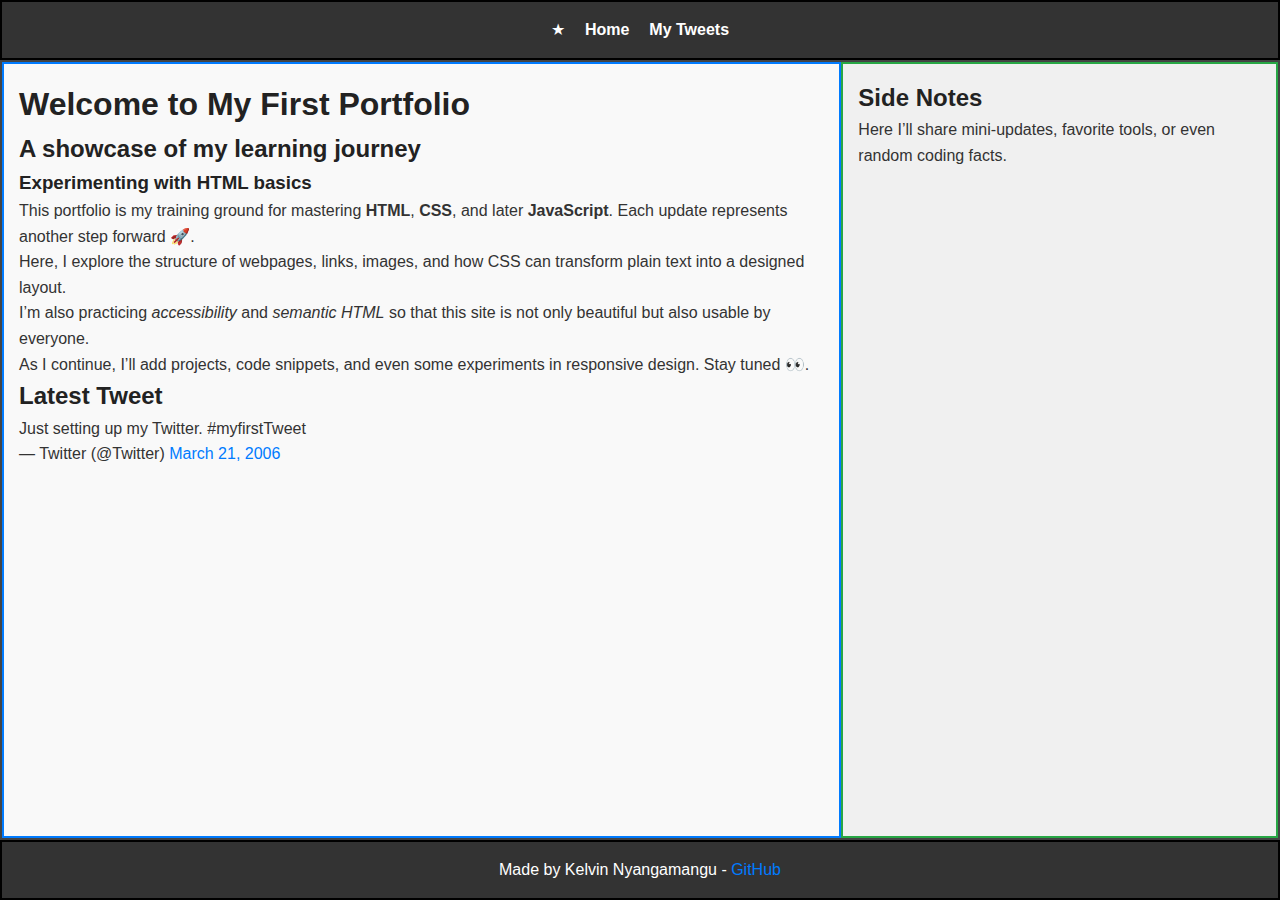
<file: index.html>
<!DOCTYPE html>
<html lang="en">
<head>
  <meta charset="utf-8">
  <meta name="viewport" content="width=device-width, initial-scale=1">
  <title>My First Portfolio</title>
  <link href="base.css" rel="stylesheet">
  <link href="styles.css" rel="stylesheet">
</head>
<body class="works_on_smartphone">

  <header>
    <nav aria-label="Main navigation">
      <ul>
        <!-- Unicode logo (star symbol ✦) -->
        <li class="logo">&starf;</li>
        <li><a href="index.html">Home</a></li>
        <li><a href="tweets.html">My Tweets</a></li>
      </ul>
    </nav>
  </header>

  <main>
    <article>
      <h1>Welcome to My First Portfolio</h1>
      <h2>A showcase of my learning journey</h2>
      <h3>Experimenting with HTML basics</h3>

      <p>This portfolio is my training ground for mastering <strong>HTML</strong>, <strong>CSS</strong>, and later <strong>JavaScript</strong>. Each update represents another step forward 🚀.</p>

      <p>Here, I explore the structure of webpages, links, images, and how CSS can transform plain text into a designed layout.</p>

      <p>I’m also practicing <em>accessibility</em> and <em>semantic HTML</em> so that this site is not only beautiful but also usable by everyone.</p>

      <p>As I continue, I’ll add projects, code snippets, and even some experiments in responsive design. Stay tuned 👀.</p>

      <!-- Embedded Tweet -->
      <section>
        <h2>Latest Tweet</h2>
        <blockquote class="twitter-tweet">
          <p lang="en" dir="ltr">Just setting up my Twitter. #myfirstTweet</p>
          &mdash; Twitter (@Twitter)
          <a href="https://twitter.com/Twitter/status/20?ref_src=twsrc%5Etfw">March 21, 2006</a>
        </blockquote>
        <script async src="https://platform.twitter.com/widgets.js" charset="utf-8"></script>
      </section>
    </article>

    <aside>
      <h2>Side Notes</h2>
      <p>Here I’ll share mini-updates, favorite tools, or even random coding facts.</p>
    </aside>
  </main>

  <footer>
    Made by Kelvin Nyangamangu - 
    <a href="https://github.com/kelvin-N" target="_blank" rel="noopener noreferrer">GitHub</a>
  </footer>

</body>
</html>
</file>
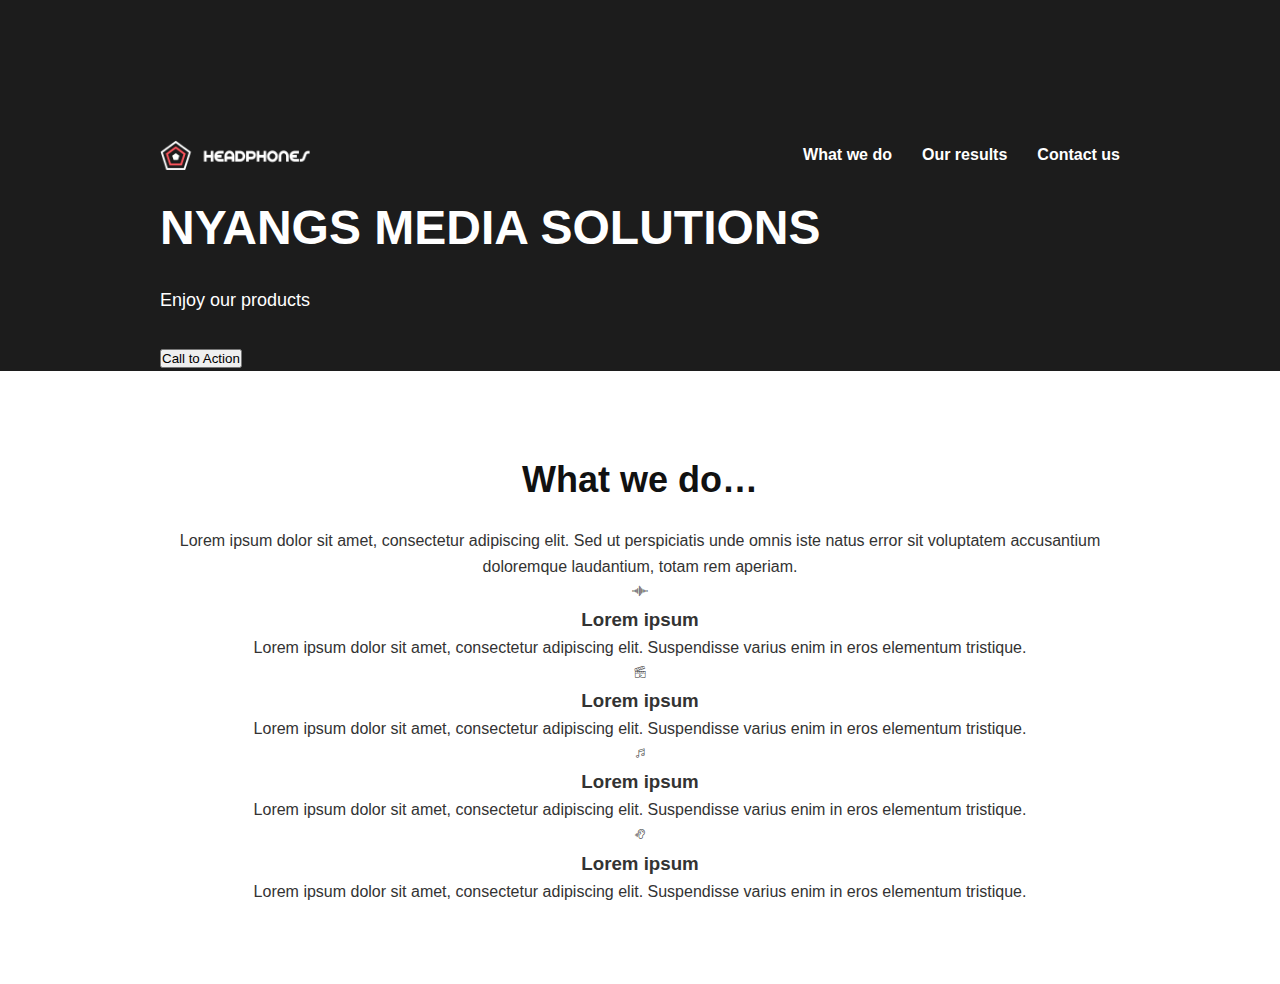
<file: 1-index.html>
<!DOCTYPE html>
<html lang="en">
  <head>
    <meta charset="UTF-8" />
    <meta name="viewport" content="width=device-width, initial-scale=1.0" />
    <title>Headphones</title>
    <link rel="stylesheet" href="1-styles.css" />
    <link rel="stylesheet" href="holberton_school-icon/style.css" />
  </head>
  <body>
    <!-- ===== HEADER / HERO SECTION ===== -->
    <header class="hero">
      <div class="container">
        <nav class="navbar">
          <img src="images/logo_headphones.png" alt="Headphones Logo" class="logo" />
          <ul class="nav-links">
            <li><a href="#">What we do</a></li>
            <li><a href="#">Our results</a></li>
            <li><a href="#">Contact us</a></li>
          </ul>
        </nav>

        <div class="hero-content">
          <h1>NYANGS MEDIA SOLUTIONS</h1>
          <p>Enjoy our products</p>
          <button class="cta">Call to Action</button>
        </div>
      </div>
    </header>

    <!-- ===== WHAT WE DO SECTION ===== -->
    <section class="what-we-do">
      <div class="container">
        <h2>What we do…</h2>
        <p>
          Lorem ipsum dolor sit amet, consectetur adipiscing elit. Sed ut
          perspiciatis unde omnis iste natus error sit voluptatem accusantium
          doloremque laudantium, totam rem aperiam.
        </p>

        <div class="features">
          <div class="feature">
            <span class="holberton_school-icon-ic_sound"></span>
            <h3>Lorem ipsum</h3>
            <p>
              Lorem ipsum dolor sit amet, consectetur adipiscing elit.
              Suspendisse varius enim in eros elementum tristique.
            </p>
          </div>

          <div class="feature">
            <span class="holberton_school-icon-ic_video"></span>
            <h3>Lorem ipsum</h3>
            <p>
              Lorem ipsum dolor sit amet, consectetur adipiscing elit.
              Suspendisse varius enim in eros elementum tristique.
            </p>
          </div>

          <div class="feature">
            <span class="holberton_school-icon-ic_music"></span>
            <h3>Lorem ipsum</h3>
            <p>
              Lorem ipsum dolor sit amet, consectetur adipiscing elit.
              Suspendisse varius enim in eros elementum tristique.
            </p>
          </div>

          <div class="feature">
            <span class="holberton_school-icon-ic_hearing"></span>
            <h3>Lorem ipsum</h3>
            <p>
              Lorem ipsum dolor sit amet, consectetur adipiscing elit.
              Suspendisse varius enim in eros elementum tristique.
            </p>
          </div>
        </div>
      </div>
    </section>
  </body>
</html>
</file>
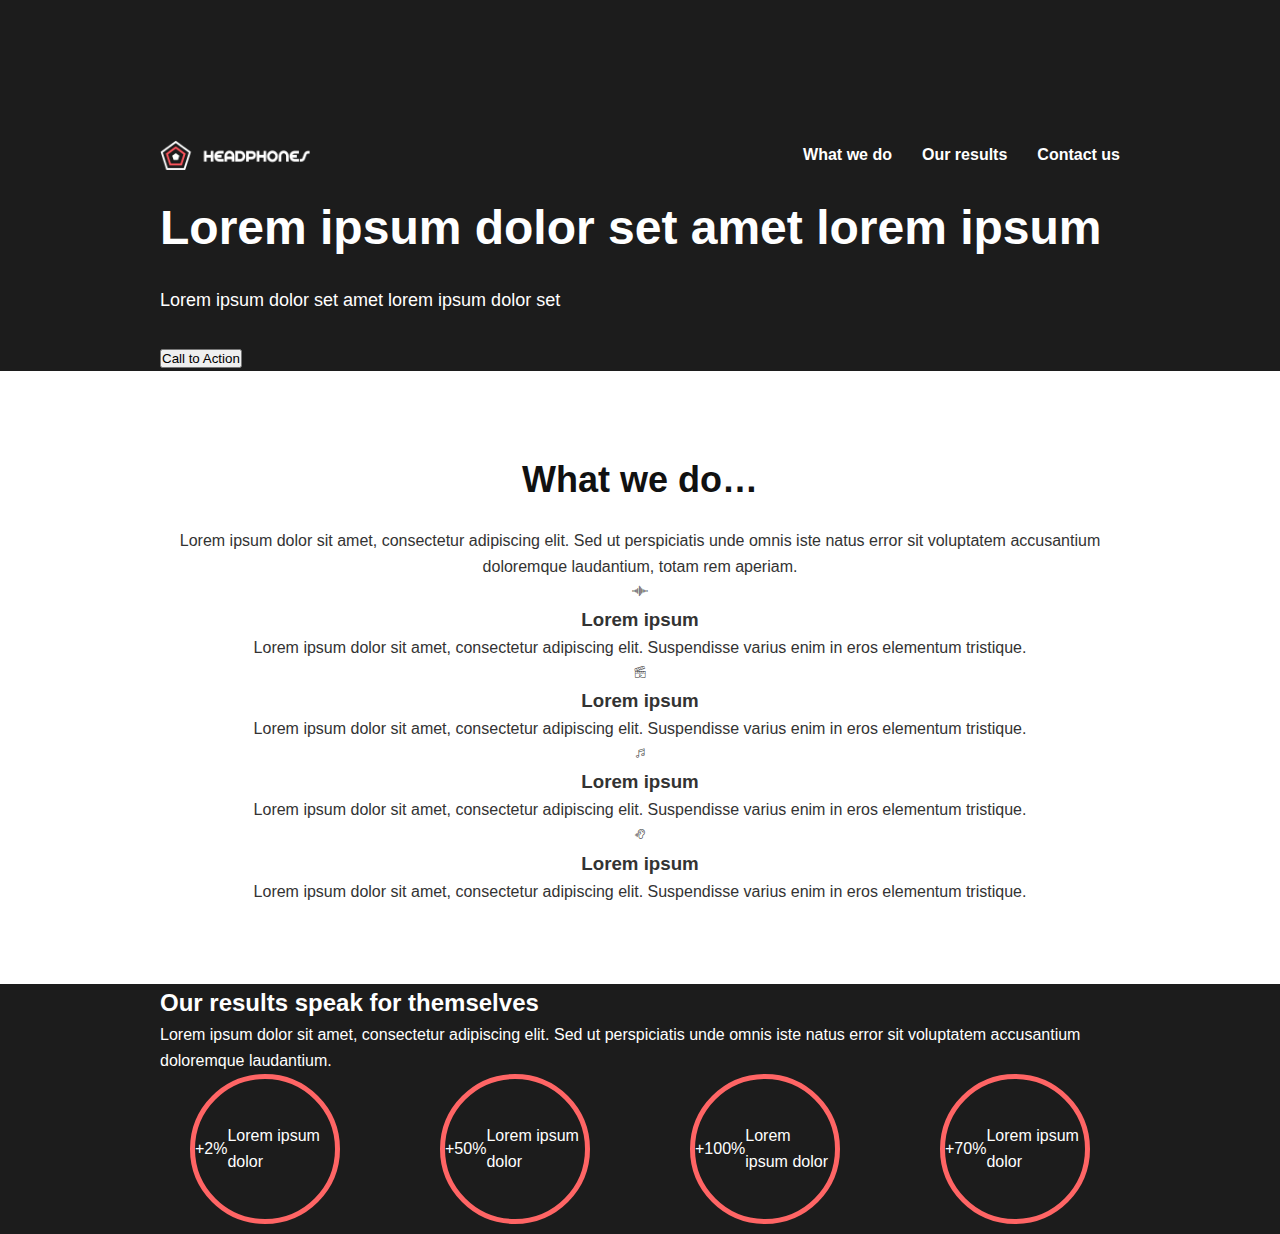
<file: 2-index.html>
<!DOCTYPE html>
<html lang="en">
  <head>
    <meta charset="UTF-8" />
    <meta name="viewport" content="width=device-width, initial-scale=1.0" />
    <title>Headphones</title>
    <link rel="stylesheet" href="2-styles.css" />
    <link rel="stylesheet" href="holberton_school-icon/style.css" />
  </head>
  <body>
    <!-- ===== HEADER / HERO SECTION ===== -->
    <header class="hero">
      <div class="container">
        <nav class="navbar">
          <img src="images/logo_headphones.png" alt="Headphones Logo" class="logo" />
          <ul class="nav-links">
            <li><a href="#">What we do</a></li>
            <li><a href="#">Our results</a></li>
            <li><a href="#">Contact us</a></li>
          </ul>
        </nav>

        <div class="hero-content">
          <h1>Lorem ipsum dolor set amet lorem ipsum</h1>
          <p>Lorem ipsum dolor set amet lorem ipsum dolor set</p>
          <button class="cta">Call to Action</button>
        </div>
      </div>
    </header>

    <!-- ===== WHAT WE DO SECTION ===== -->
    <section class="what-we-do">
      <div class="container">
        <h2>What we do…</h2>
        <p>
          Lorem ipsum dolor sit amet, consectetur adipiscing elit. Sed ut
          perspiciatis unde omnis iste natus error sit voluptatem accusantium
          doloremque laudantium, totam rem aperiam.
        </p>

        <div class="features">
          <div class="feature">
            <span class="holberton_school-icon-ic_sound"></span>
            <h3>Lorem ipsum</h3>
            <p>
              Lorem ipsum dolor sit amet, consectetur adipiscing elit.
              Suspendisse varius enim in eros elementum tristique.
            </p>
          </div>

          <div class="feature">
            <span class="holberton_school-icon-ic_video"></span>
            <h3>Lorem ipsum</h3>
            <p>
              Lorem ipsum dolor sit amet, consectetur adipiscing elit.
              Suspendisse varius enim in eros elementum tristique.
            </p>
          </div>

          <div class="feature">
            <span class="holberton_school-icon-ic_music"></span>
            <h3>Lorem ipsum</h3>
            <p>
              Lorem ipsum dolor sit amet, consectetur adipiscing elit.
              Suspendisse varius enim in eros elementum tristique.
            </p>
          </div>

          <div class="feature">
            <span class="holberton_school-icon-ic_hearing"></span>
            <h3>Lorem ipsum</h3>
            <p>
              Lorem ipsum dolor sit amet, consectetur adipiscing elit.
              Suspendisse varius enim in eros elementum tristique.
            </p>
          </div>
        </div>
      </div>
    </section>

    <!-- ===== OUR RESULTS SECTION ===== -->
    <section class="our-results">
      <div class="overlay">
        <div class="container">
          <h2>Our results speak for themselves</h2>
          <p>
            Lorem ipsum dolor sit amet, consectetur adipiscing elit. Sed ut
            perspiciatis unde omnis iste natus error sit voluptatem accusantium
            doloremque laudantium.
          </p>

          <div class="stats">
            <div class="circle">
              <p>+2%</p>
              <span>Lorem ipsum dolor</span>
            </div>
            <div class="circle">
              <p>+50%</p>
              <span>Lorem ipsum dolor</span>
            </div>
            <div class="circle">
              <p>+100%</p>
              <span>Lorem ipsum dolor</span>
            </div>
            <div class="circle">
              <p>+70%</p>
              <span>Lorem ipsum dolor</span>
            </div>
          </div>
        </div>
      </div>
    </section>
  </body>
</html>
</file>
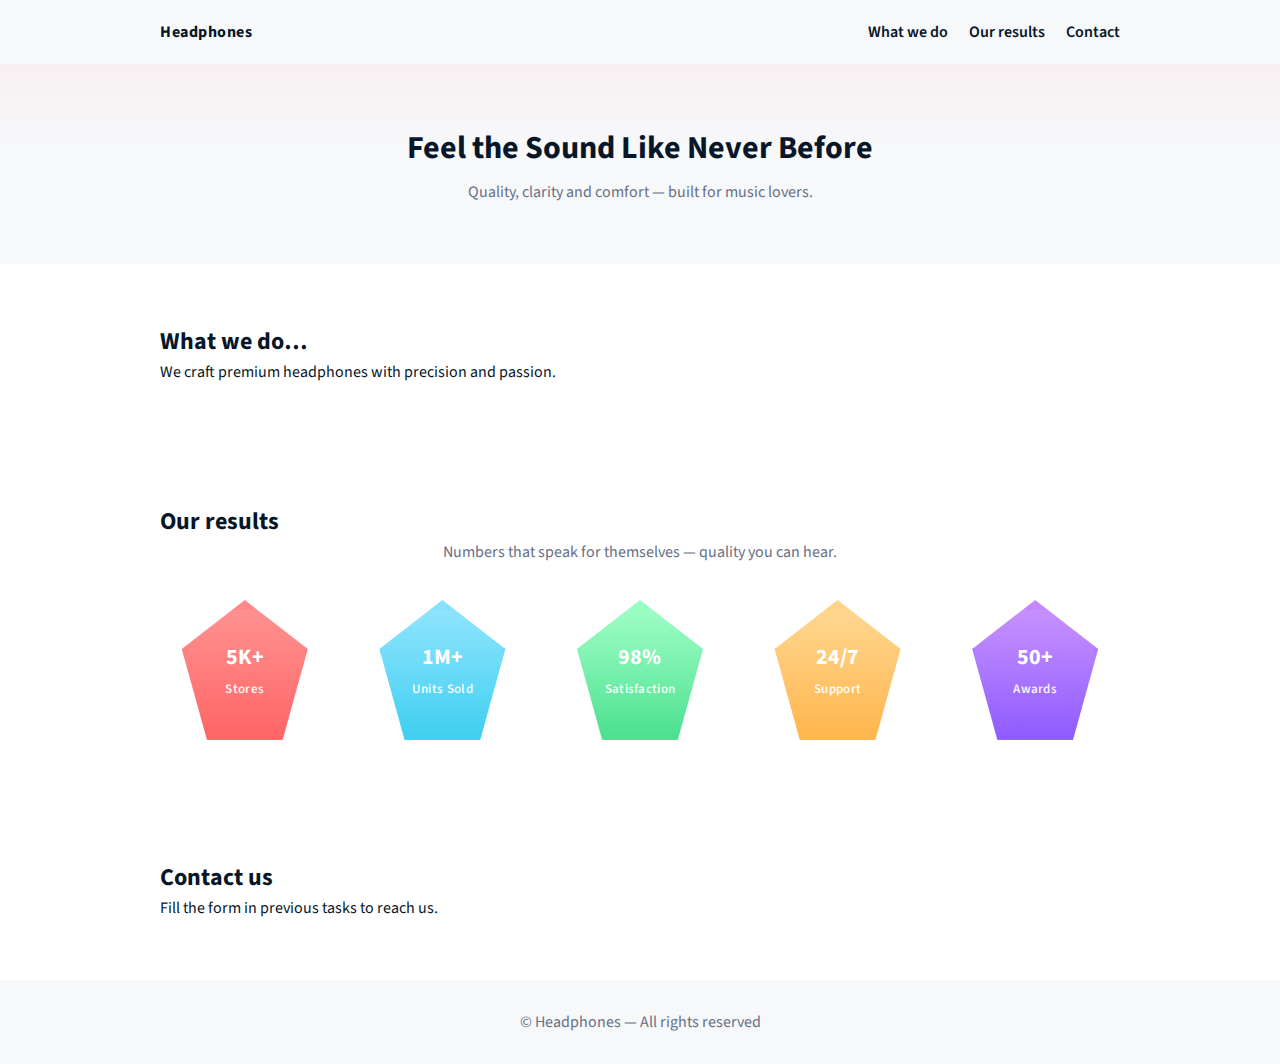
<file: 6-index.html>
<!DOCTYPE html>
<html lang="en">
<head>
  <meta charset="utf-8" />
  <meta name="viewport" content="width=device-width,initial-scale=1" />
  <title>Headphones — Our Results (CSS Pentagons)</title>

  <!-- Example font; replace with your project's fonts if needed -->
  <link href="https://fonts.googleapis.com/css2?family=Source+Sans+3:wght@400;600;700&display=swap" rel="stylesheet">

  <!-- If you use the custom icon font elsewhere keep this; otherwise remove -->
  <link rel="stylesheet" href="holberton_school-icon/style.css">

  <link rel="stylesheet" href="6-styles.css" />
</head>
<body>
  <header class="site-header">
    <div class="container">
      <div class="logo">Headphones</div>
      <nav class="nav">
        <a href="#what-we-do">What we do</a>
        <a href="#our-results">Our results</a>
        <a href="#contact">Contact</a>
      </nav>
    </div>
  </header>

  <main>
    <!-- Hero (minimal for context) -->
    <section class="hero">
      <div class="container">
        <h1>Feel the Sound Like Never Before</h1>
        <p>Quality, clarity and comfort — built for music lovers.</p>
      </div>
    </section>

    <!-- What we do (placeholder) -->
    <section id="what-we-do" class="section what-we-do">
      <div class="container">
        <h2>What we do…</h2>
        <p>We craft premium headphones with precision and passion.</p>
      </div>
    </section>

    <!-- Our results (task focus) -->
    <section id="our-results" class="section our-results">
      <div class="container">
        <h2>Our results</h2>
        <p class="intro">Numbers that speak for themselves — quality you can hear.</p>

        <div class="results-grid">
          <div class="result">
            <div class="pentagon pentagon-1" aria-hidden="true">
              <div class="pentagon-inner">
                <div class="value">5K+</div>
                <div class="label">Stores</div>
              </div>
            </div>
          </div>

          <div class="result">
            <div class="pentagon pentagon-2" aria-hidden="true">
              <div class="pentagon-inner">
                <div class="value">1M+</div>
                <div class="label">Units Sold</div>
              </div>
            </div>
          </div>

          <div class="result">
            <div class="pentagon pentagon-3" aria-hidden="true">
              <div class="pentagon-inner">
                <div class="value">98%</div>
                <div class="label">Satisfaction</div>
              </div>
            </div>
          </div>

          <div class="result">
            <div class="pentagon pentagon-4" aria-hidden="true">
              <div class="pentagon-inner">
                <div class="value">24/7</div>
                <div class="label">Support</div>
              </div>
            </div>
          </div>

          <div class="result">
            <div class="pentagon pentagon-5" aria-hidden="true">
              <div class="pentagon-inner">
                <div class="value">50+</div>
                <div class="label">Awards</div>
              </div>
            </div>
          </div>
        </div>
      </div>
    </section>

    <!-- Contact & Footer placeholders (keep full page feel) -->
    <section id="contact" class="section contact">
      <div class="container">
        <h2>Contact us</h2>
        <p>Fill the form in previous tasks to reach us.</p>
      </div>
    </section>
  </main>

  <footer class="site-footer">
    <div class="container">© Headphones — All rights reserved</div>
  </footer>
</body>
</html>
</file>
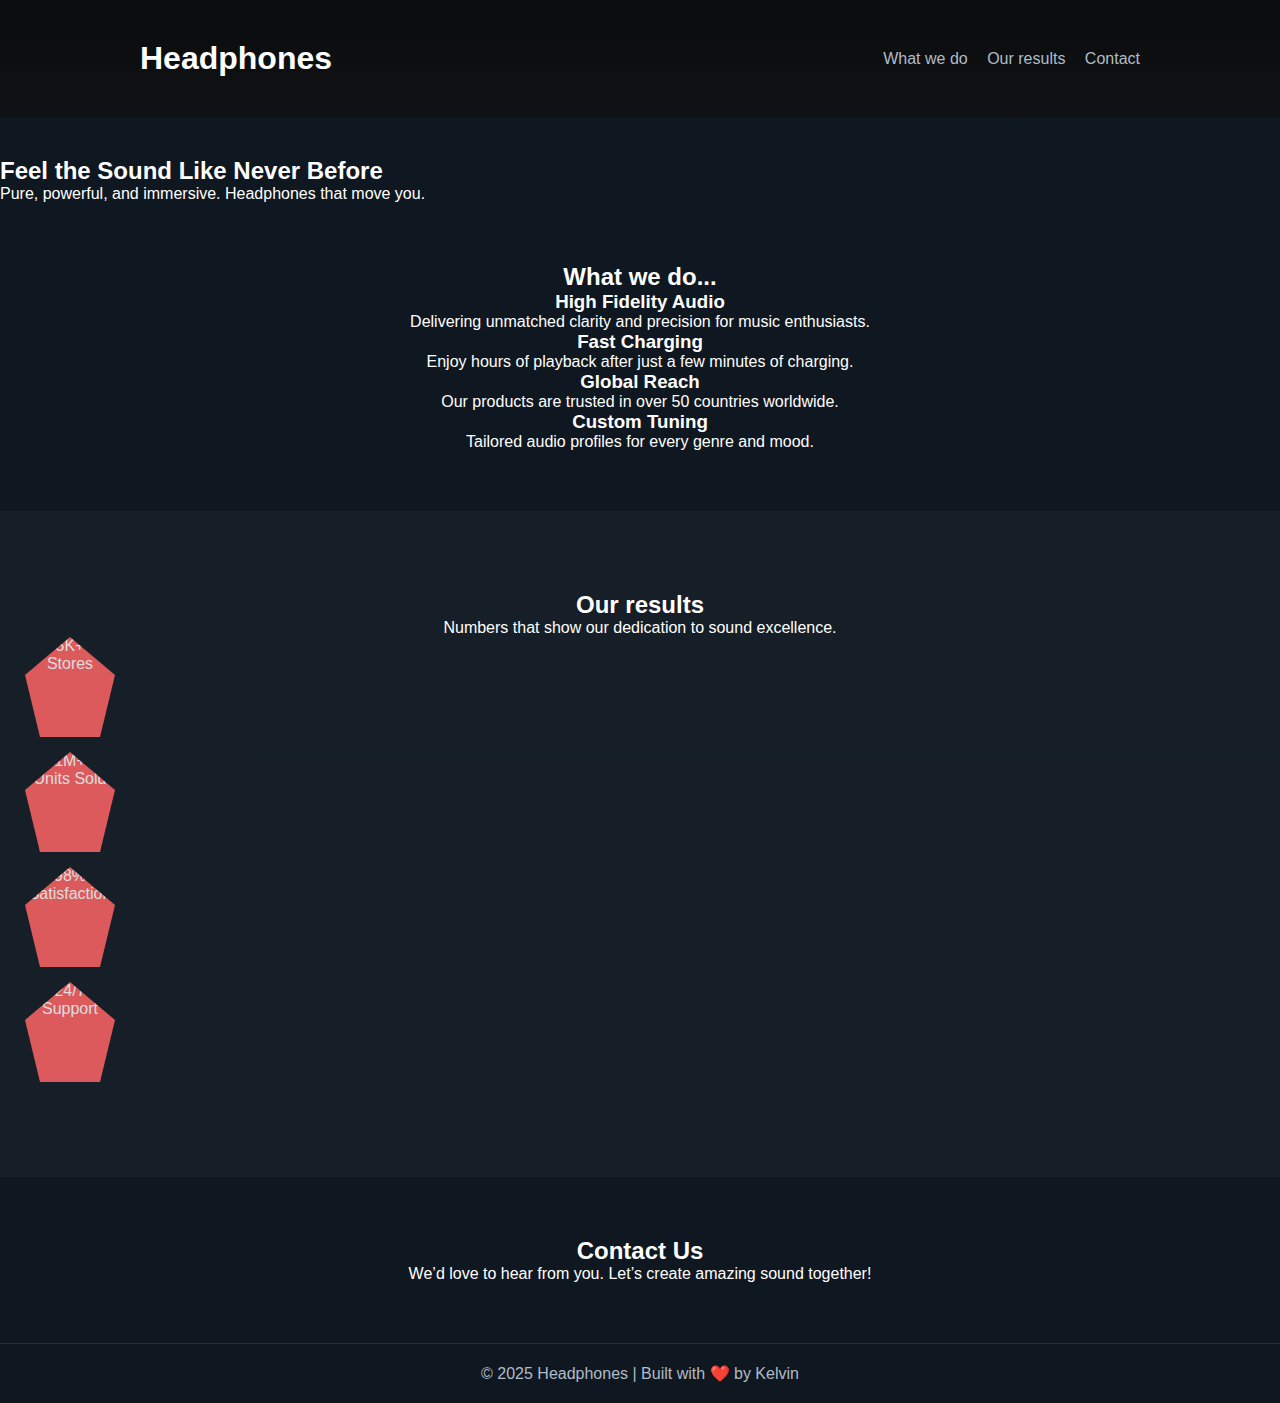
<file: 7-index.html>
<!DOCTYPE html>
<html lang="en">
<head>
  <meta charset="UTF-8" />
  <meta name="viewport" content="width=device-width, initial-scale=1.0" />
  <title>Headphones – Animated Sections</title>
  <link rel="stylesheet" href="7-styles.css" />
  <link href="https://fonts.googleapis.com/css2?family=Source+Sans+3:wght@400;600;700&display=swap" rel="stylesheet">
</head>

<body>
  <header class="header">
    <div class="container">
      <h1 class="logo">Headphones</h1>
      <nav class="nav">
        <a href="#what-we-do">What we do</a>
        <a href="#our-results">Our results</a>
        <a href="#contact">Contact</a>
      </nav>
    </div>
  </header>

  <main>
    <section class="hero">
      <div class="container">
        <h2>Feel the Sound Like Never Before</h2>
        <p>Pure, powerful, and immersive. Headphones that move you.</p>
      </div>
    </section>

    <!-- WHAT WE DO -->
    <section id="what-we-do" class="section what-we-do">
      <div class="container">
        <h2>What we do...</h2>
        <div class="services">
          <div class="service-card fade-in">
            <div class="icon 🎧"></div>
            <h3>High Fidelity Audio</h3>
            <p>Delivering unmatched clarity and precision for music enthusiasts.</p>
          </div>

          <div class="service-card fade-in">
            <div class="icon ⚡"></div>
            <h3>Fast Charging</h3>
            <p>Enjoy hours of playback after just a few minutes of charging.</p>
          </div>

          <div class="service-card fade-in">
            <div class="icon 🌍"></div>
            <h3>Global Reach</h3>
            <p>Our products are trusted in over 50 countries worldwide.</p>
          </div>

          <div class="service-card fade-in">
            <div class="icon 🎶"></div>
            <h3>Custom Tuning</h3>
            <p>Tailored audio profiles for every genre and mood.</p>
          </div>
        </div>
      </div>
    </section>

    <!-- OUR RESULTS -->
    <section id="our-results" class="section our-results">
      <div class="container">
        <h2>Our results</h2>
        <p class="intro">Numbers that show our dedication to sound excellence.</p>

        <div class="results-grid">
          <div class="pentagon spin">
            <span>5K+</span>
            <p>Stores</p>
          </div>
          <div class="pentagon spin">
            <span>1M+</span>
            <p>Units Sold</p>
          </div>
          <div class="pentagon spin">
            <span>98%</span>
            <p>Satisfaction</p>
          </div>
          <div class="pentagon spin">
            <span>24/7</span>
            <p>Support</p>
          </div>
        </div>
      </div>
    </section>

    <!-- CONTACT -->
    <section id="contact" class="section contact">
      <div class="container">
        <h2>Contact Us</h2>
        <p>We’d love to hear from you. Let’s create amazing sound together!</p>
      </div>
    </section>
  </main>

  <footer class="footer">
    <div class="container">
      <p>© 2025 Headphones | Built with ❤️ by Kelvin</p>
    </div>
  </footer>
</body>
</html>
</file>
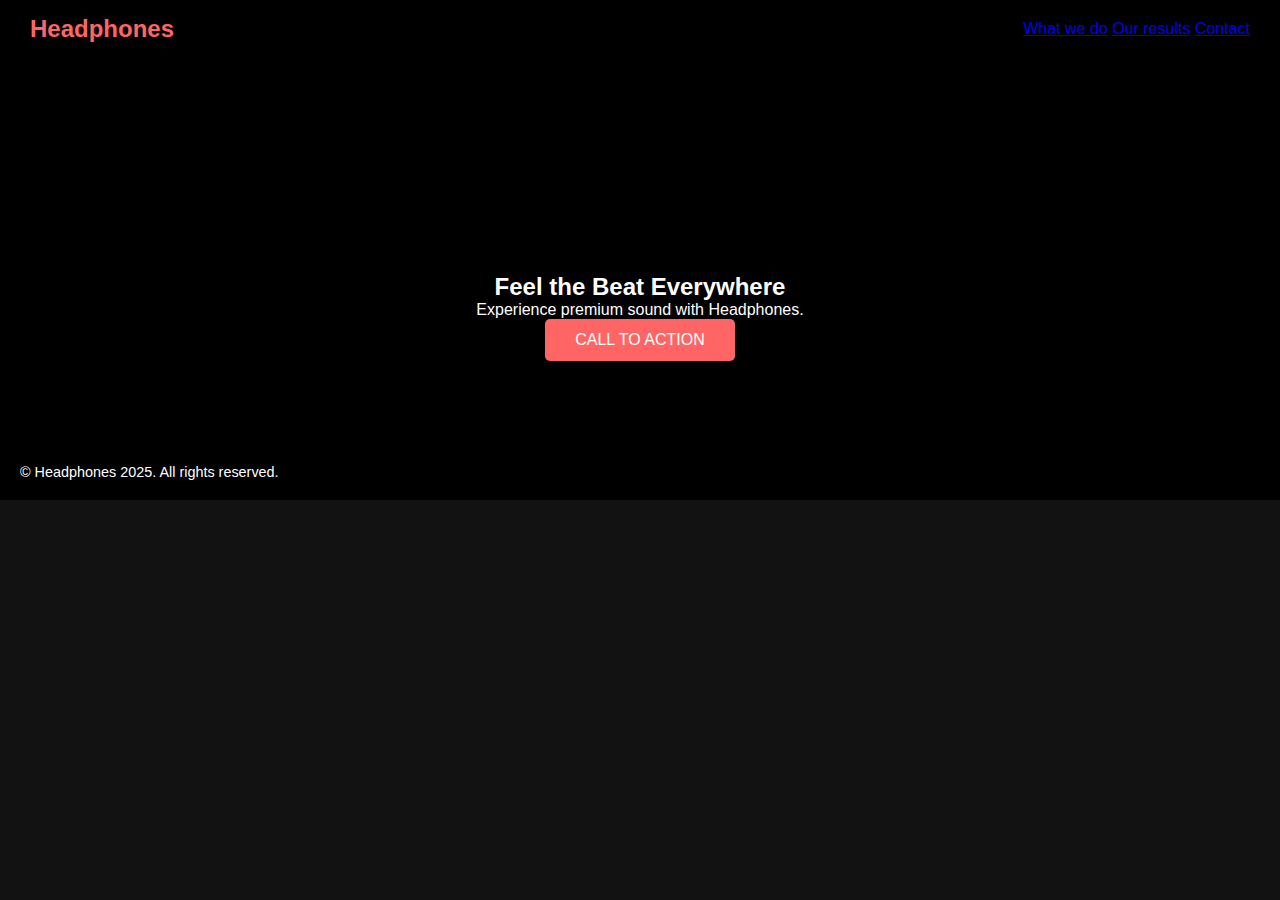
<file: 8-index.html>
<!DOCTYPE html>
<html lang="en">
<head>
  <meta charset="UTF-8" />
  <meta name="viewport" content="width=device-width, initial-scale=1.0" />
  <title>Headphones | Responsive Menu</title>
  <link rel="stylesheet" href="8-styles.css" />
</head>
<body>
  <!-- ===== HEADER ===== -->
  <header class="header">
    <div class="container">
      <h1 class="logo">Headphones</h1>

      <!-- Hamburger Icon -->
      <div class="hamburger" id="hamburger">
        <span></span>
        <span></span>
        <span></span>
      </div>

      <!-- Navigation Menu -->
      <nav class="nav-links" id="nav-links">
        <a href="#what-we-do">What we do</a>
        <a href="#our-results">Our results</a>
        <a href="#contact">Contact</a>
      </nav>
    </div>

    <div class="hero">
      <h2>Feel the Beat Everywhere</h2>
      <p>Experience premium sound with Headphones.</p>
      <button class="btn">CALL TO ACTION</button>
    </div>
  </header>

  <!-- ===== WHAT WE DO ===== -->
  <section id="what-we-do" class="what-we-do">
    <div class="container">
      <h2>What we do...</h2>
      <div class="features">
        <div class="feature-item">🎧 <h3>Design</h3> <p>Modern & ergonomic headphones.</p></div>
        <div class="feature-item">🔊 <h3>Sound</h3> <p>Balanced and clear sound experience.</p></div>
        <div class="feature-item">⚡ <h3>Tech</h3> <p>Fast charging and long battery life.</p></div>
        <div class="feature-item">🌍 <h3>Global</h3> <p>Available in 75+ countries.</p></div>
      </div>
    </div>
  </section>

  <!-- ===== OUR RESULTS ===== -->
  <section id="our-results" class="our-results">
    <div class="container">
      <h2>Our results speak for themselves</h2>
      <div class="results">
        <div class="result-card">
          <div class="pentagon"></div>
          <h3>+2M</h3>
          <p>Units Sold</p>
        </div>
        <div class="result-card">
          <div class="pentagon"></div>
          <h3>98%</h3>
          <p>Satisfaction</p>
        </div>
        <div class="result-card">
          <div class="pentagon"></div>
          <h3>75+</h3>
          <p>Countries</p>
        </div>
        <div class="result-card">
          <div class="pentagon"></div>
          <h3>24/7</h3>
          <p>Support</p>
        </div>
      </div>
    </div>
  </section>

  <!-- ===== CONTACT ===== -->
  <section id="contact" class="contact">
    <div class="container">
      <h2>Contact Us</h2>
      <form>
        <input type="text" placeholder="Your Name" required>
        <input type="email" placeholder="Email" required>
        <textarea placeholder="Message"></textarea>
        <button class="btn">Send</button>
      </form>
    </div>
  </section>

  <!-- ===== FOOTER ===== -->
  <footer class="footer">
    <div class="container">
      <p>© Headphones 2025. All rights reserved.</p>
    </div>
  </footer>

  <script src="8-script.js"></script>
</body>
</html>
</file>
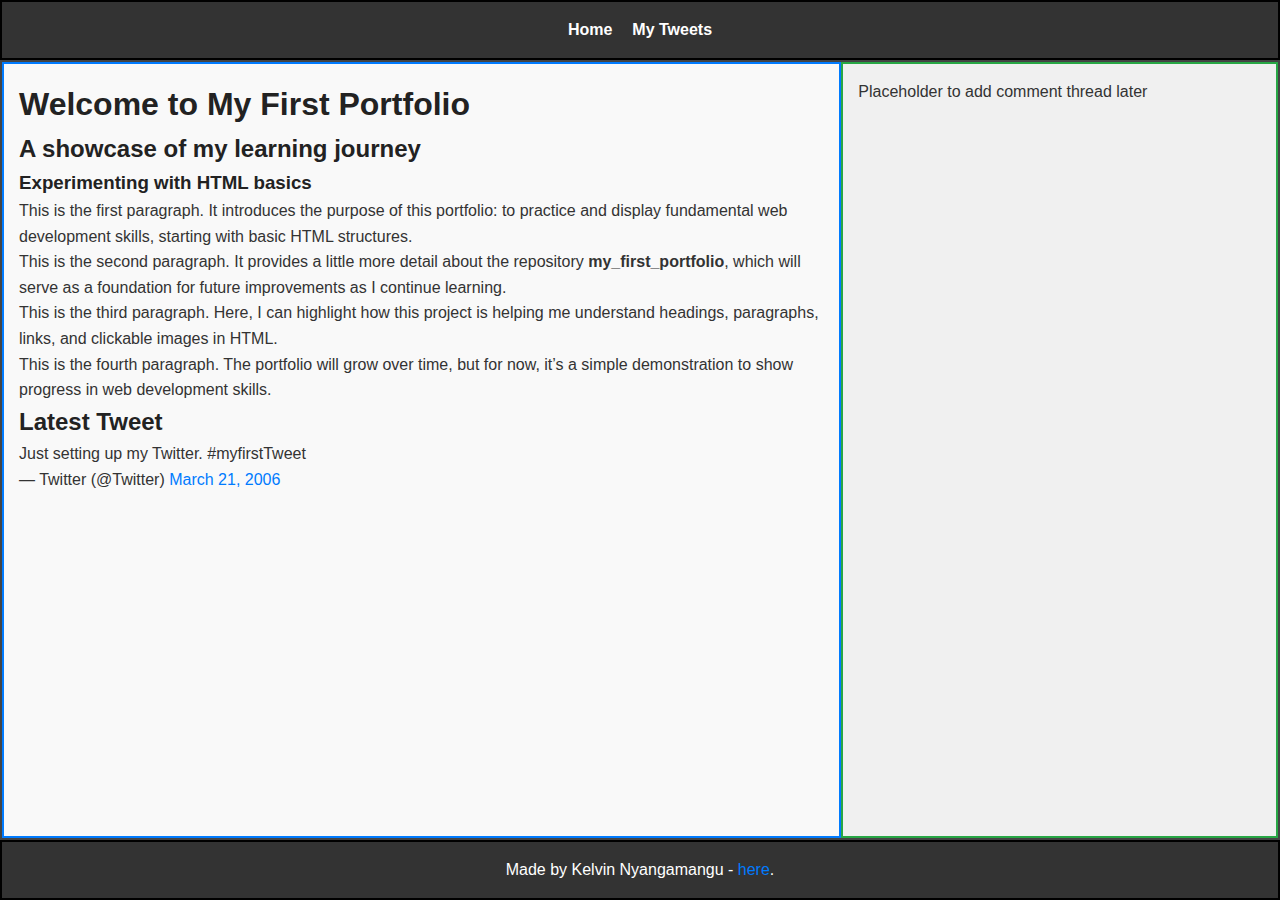
<file: tweets.html>
<!DOCTYPE html>
<html lang="en">
<head>
  <meta charset="UTF-8">
  <meta name="viewport" content="width=device-width, initial-scale=1.0">
  <title>My First Portfolio</title>
  <link href="base.css" rel="stylesheet">
  <link href="styles.css" rel="stylesheet">
</head>

<body>
  <header>
    <ul>
      <li><a href="html_basic/index.html">Home</a></li>
      <li><a href="html_basic/tweets.html">My Tweets</a></li>
    </ul>
  </header>

  <main>
    <article>
      <h1>Welcome to My First Portfolio</h1>
      <h2>A showcase of my learning journey</h2>
      <h3>Experimenting with HTML basics</h3>

      <p>
        This is the first paragraph. It introduces the purpose of this portfolio: to practice and display fundamental
        web development skills, starting with basic HTML structures.
      </p>

      <p>
        This is the second paragraph. It provides a little more detail about the repository 
        <strong>my_first_portfolio</strong>, which will serve as a foundation for future improvements as I continue learning.
      </p>

      <p>
        This is the third paragraph. Here, I can highlight how this project is helping me understand headings, paragraphs,
        links, and clickable images in HTML.
      </p>

      <p>
        This is the fourth paragraph. The portfolio will grow over time, but for now, it’s a simple demonstration to show
        progress in web development skills.
      </p>

      <!-- Embedded Tweet Example -->
      <section>
        <h2>Latest Tweet</h2>
        <blockquote class="twitter-tweet">
          <p lang="en" dir="ltr">Just setting up my Twitter. #myfirstTweet</p>
          &mdash; Twitter (@Twitter)
          <a href="https://twitter.com/Twitter/status/20?ref_src=twsrc%5Etfw">March 21, 2006</a>
        </blockquote>
        <script async src="https://platform.twitter.com/widgets.js" charset="utf-8"></script>
      </section>
    </article>

    <aside>
      <p>Placeholder to add comment thread later</p>
    </aside>
  </main>

  <footer>
    Made by Kelvin Nyangamangu - 
    <a href="https://github.com/kelvin-N" target="_blank" rel="noopener noreferrer">here</a>.
  </footer>
</body>
</html>
</file>
<file: base.css>
/* base.css */
body {
    margin: 0;
    padding: 0;
    font-family: Arial, Helvetica, sans-serif;
    line-height: 1.6;
    background-color: #f9f9f9;
    color: #333;
}

h1, h2, h3 {
    font-weight: bold;
    color: #222;
}

a {
    color: #007BFF;
    text-decoration: none;
}

a:hover {
    text-decoration: underline;
}
</file>
<file: holberton_school-icon/style.css>
@font-face {
  font-family: 'holberton_school-icon';
  src:  url('fonts/holberton_school-icon.eot?sq4eq4');
  src:  url('fonts/holberton_school-icon.eot?sq4eq4#iefix') format('embedded-opentype'),
    url('fonts/holberton_school-icon.ttf?sq4eq4') format('truetype'),
    url('fonts/holberton_school-icon.woff?sq4eq4') format('woff'),
    url('fonts/holberton_school-icon.svg?sq4eq4#holberton_school-icon') format('svg');
  font-weight: normal;
  font-style: normal;
  font-display: block;
}

[class^="holberton_school-icon-"], [class*=" holberton_school-icon-"] {
  /* use !important to prevent issues with browser extensions that change fonts */
  font-family: 'holberton_school-icon' !important;
  speak: none;
  font-style: normal;
  font-weight: normal;
  font-variant: normal;
  text-transform: none;
  line-height: 1;

  /* Better Font Rendering =========== */
  -webkit-font-smoothing: antialiased;
  -moz-osx-font-smoothing: grayscale;
}

.holberton_school-icon-arrow_1:before {
  content: "\e900";
}
.holberton_school-icon-arrow_2:before {
  content: "\e901";
}
.holberton_school-icon-arrow_3:before {
  content: "\e902";
}
.holberton_school-icon-arrow_4:before {
  content: "\e903";
}
.holberton_school-icon-arrow_5:before {
  content: "\e904";
}
.holberton_school-icon-check:before {
  content: "\e905";
}
.holberton_school-icon-ic_bag:before {
  content: "\e906";
}
.holberton_school-icon-ic_cart:before {
  content: "\e907";
}
.holberton_school-icon-ic_facebook:before {
  content: "\e908";
}
.holberton_school-icon-ic_hearing:before {
  content: "\e909";
}
.holberton_school-icon-ic_instagram:before {
  content: "\e90a";
}
.holberton_school-icon-ic_laptop:before {
  content: "\e90b";
}
.holberton_school-icon-ic_money:before {
  content: "\e90c";
}
.holberton_school-icon-ic_music:before {
  content: "\e90d";
}
.holberton_school-icon-ic_sound:before {
  content: "\e90e";
}
.holberton_school-icon-ic_twitter:before {
  content: "\e90f";
}
.holberton_school-icon-ic_video:before {
  content: "\e910";
}
.holberton_school-icon-menu:before {
  content: "\e911";
}
.holberton_school-icon-search_1:before {
  content: "\e912";
}
.holberton_school-icon-search_2:before {
  content: "\e913";
}
.holberton_school-icon-star:before {
  content: "\e914";
}
</file>
<file: styles.css>
/* styles.css */

/* Reset some default margins/padding */
* {
    margin: 0;
    padding: 0;
    box-sizing: border-box;
}

/* Body = flex container, column layout */
body {
    display: flex;
    flex-direction: column;
    min-height: 100vh;
    font-family: Arial, sans-serif;
}

/* Header + Footer styling */
header, footer {
    background: #333;
    color: #fff;
    padding: 15px;
    text-align: center;
    border: 2px solid #000; /* border for visibility */
}

/* Main = row layout with article + aside */
main {
    display: flex;
    flex-direction: row;
    flex: auto;
    border: 2px solid #444; /* border around main for testing */
}

/* Article (2/3 of width) */
article {
    flex: 2;
    padding: 15px;
    border: 2px solid #007BFF; /* blue border for clarity */
    background: #f9f9f9;
    overflow-y: auto;
}

/* Aside (1/3 of width) */
aside {
    flex: 1;
    padding: 15px;
    border: 2px solid #28A745; /* green border for clarity */
    background: #f0f0f0;
    overflow-y: auto;
}

/* Navigation links inside header */
header ul {
    list-style: none;
    display: flex;
    justify-content: center;
    gap: 20px;
}

header a {
    color: #fff;
    text-decoration: none;
    font-weight: bold;
}

header a:hover {
    text-decoration: underline;
}
</file>
<file: 1-styles.css>
/* RESET CSS */
* {
  margin: 0;
  padding: 0;
  box-sizing: border-box;
}

/* VARIABLES */
:root {
  --main-color: #FF6565;
  --text-color: #fff;
  --bg-color: #1c1c1c;
  --max-width: 1000px;
  --font-family: 'Source Sans Pro', sans-serif;
}

/* GENERAL STYLES */
body {
  font-family: var(--font-family);
  background-color: var(--bg-color);
  color: var(--text-color);
  line-height: 1.6;
}

.container {
  max-width: var(--max-width);
  margin: 0 auto;
  padding: 0 20px;
}
/* NAVBAR */
.header {
  background: url("headphones_hero_1.jpg") no-repeat center center/cover;
  height: 100vh;
  display: flex;
  align-items: center;
  text-align: center;
}
/* WHAT WE DO SECTION */
.what-we-do {
  background-color: #fff;
  color: #333;
  padding: 80px 20px;
  text-align: center;
}

.what-we-do h2 {
  font-size: 36px;
  margin-bottom: 20px;
  color: #111;
}

.what-we-do .intro-text {
  max-width: 700px;
  margin: 0 auto 50px;
  font-size: 18px;
  line-height: 1.6;
  color: #555;
}

/* SERVICE CARDS */
.services {
  display: grid;
  grid-template-columns: repeat(auto-fit, minmax(200px, 1fr));
  gap: 40px;
}

.service {
  display: flex;
  flex-direction: column;
  align-items: center;
  text-align: center;
}

.service .icon {
  font-size: 60px;
  color: #FF6565;
  margin-bottom: 15px;
}

.service h3 {
  font-size: 20px;
  margin-bottom: 10px;
}

.service p {
  color: #777;
  font-size: 16px;
}

/* RESPONSIVE */
@media (max-width: 480px) {
  .what-we-do h2 {
    font-size: 28px;
  }
  .what-we-do .intro-text {
    font-size: 16px;
  }
}

.navbar {
  display: flex;
  justify-content: space-between;
  align-items: center;
  padding: 20px 0;
}

.logo {
  width: 150px;
}

.nav-links {
  list-style: none;
  display: flex;
  gap: 30px;
}

.nav-links a {
  text-decoration: none;
  color: var(--text-color);
  font-weight: 600;
  transition: color 0.3s ease;
}

.nav-links a:hover,
.nav-links a:active {
  color: var(--main-color);
}

/* HERO SECTION */
.hero {
  margin-top: 120px;
}

.hero h1 {
  font-size: 48px;
  margin-bottom: 20px;
}

.hero p {
  font-size: 18px;
  margin-bottom: 30px;
}

.cta-btn {
  background-color: var(--main-color);
  color: white;
  border: none;
  padding: 12px 25px;
  border-radius: 25px;
  cursor: pointer;
  transition: opacity 0.3s ease;
}

.cta-btn:hover,
.cta-btn:active {
  opacity: 0.9;
}
</file>
<file: 2-styles.css>
/* RESET CSS */
* {
  margin: 0;
  padding: 0;
  box-sizing: border-box;
}

/* VARIABLES */
:root {
  --main-color: #FF6565;
  --text-color: #fff;
  --bg-color: #1c1c1c;
  --max-width: 1000px;
  --font-family: 'Source Sans Pro', sans-serif;
}

/* GENERAL STYLES */
body {
  font-family: var(--font-family);
  background-color: var(--bg-color);
  color: var(--text-color);
  line-height: 1.6;
}

.container {
  max-width: var(--max-width);
  margin: 0 auto;
  padding: 0 20px;
}
/* NAVBAR */
.header {
  background: url("headphones_hero_1.jpg") no-repeat center center/cover;
  height: 100vh;
  display: flex;
  align-items: center;
  text-align: center;
}
/* WHAT WE DO SECTION */
.what-we-do {
  background-color: #fff;
  color: #333;
  padding: 80px 20px;
  text-align: center;
}

.what-we-do h2 {
  font-size: 36px;
  margin-bottom: 20px;
  color: #111;
}

.what-we-do .intro-text {
  max-width: 700px;
  margin: 0 auto 50px;
  font-size: 18px;
  line-height: 1.6;
  color: #555;
}

/* SERVICE CARDS */
.services {
  display: grid;
  grid-template-columns: repeat(auto-fit, minmax(200px, 1fr));
  gap: 40px;
}

.service {
  display: flex;
  flex-direction: column;
  align-items: center;
  text-align: center;
}

.service .icon {
  font-size: 60px;
  color: #FF6565;
  margin-bottom: 15px;
}

.service h3 {
  font-size: 20px;
  margin-bottom: 10px;
}

.service p {
  color: #777;
  font-size: 16px;
}

/* RESPONSIVE */
@media (max-width: 480px) {
  .what-we-do h2 {
    font-size: 28px;
  }
  .what-we-do .intro-text {
    font-size: 16px;
  }
}

.navbar {
  display: flex;
  justify-content: space-between;
  align-items: center;
  padding: 20px 0;
}

.logo {
  width: 150px;
}

.nav-links {
  list-style: none;
  display: flex;
  gap: 30px;
}

.nav-links a {
  text-decoration: none;
  color: var(--text-color);
  font-weight: 600;
  transition: color 0.3s ease;
}

.nav-links a:hover,
.nav-links a:active {
  color: var(--main-color);
}

/* HERO SECTION */
.hero {
  margin-top: 120px;
}

.hero h1 {
  font-size: 48px;
  margin-bottom: 20px;
}

.hero p {
  font-size: 18px;
  margin-bottom: 30px;
}

.cta-btn {
  background-color: var(--main-color);
  color: white;
  border: none;
  padding: 12px 25px;
  border-radius: 25px;
  cursor: pointer;
  transition: opacity 0.3s ease;
}

.cta-btn:hover,
.cta-btn:active {
  opacity: 0.9;
}
/* Our Results Section */
.results {
  background-color: #f9f9f9;
  text-align: center;
  padding: 80px 20px;
}

.results .container {
  max-width: 1000px;
  margin: 0 auto;
}

.results h2 {
  font-size: 2rem;
  color: #071629;
  margin-bottom: 20px;
}

.results p {
  color: #555;
  margin-bottom: 50px;
}

.stats {
  display: flex;
  flex-wrap: wrap;
  justify-content: center;
  gap: 40px;
}

.stat-item {
  text-align: center;
}

.circle {
  width: 150px;
  height: 150px;
  border-radius: 50%;
  border: 5px solid #FF6565;
  display: flex;
  align-items: center;
  justify-content: center;
  margin: 0 auto 10px;
}

.circle h3 {
  color: #071629;
  font-size: 1.8rem;
}

.stat-item p {
  font-weight: bold;
  color: #071629;
}

/* Responsive design for mobile */
@media screen and (max-width: 480px) {
  .stats {
    flex-direction: column;
    align-items: center;
  }
}
</file>
<file: 6-styles.css>
/* 6-styles.css
   Our Results: CSS-drawn pentagons (no image files).
   Uses clip-path polygon to draw pentagon shapes,
   and centers content with flexbox.
*/

/* Basic reset + variables */
* { box-sizing: border-box; margin: 0; padding: 0; }
:root{
  --bg: #ffffff;
  --page-bg: #f7f8fa;
  --text: #071629;
  --accent: #FF6565;
  --muted: #667085;
  --max-width: 1000px;
  --font-sans: "Source Sans 3", "Source Sans Pro", Arial, sans-serif;
}

body{
  font-family: var(--font-sans);
  background: var(--page-bg);
  color: var(--text);
  line-height: 1.5;
}

/* GENERAL LAYOUT */
.container{
  max-width: var(--max-width);
  margin: 0 auto;
  padding: 0 20px;
}

.site-header {
  background: transparent;
  padding: 20px 0;
}
.site-header .container{ display:flex; justify-content:space-between; align-items:center; }
.logo { font-weight:700; letter-spacing:0.5px; }

.nav a{
  color: var(--text);
  text-decoration:none;
  margin-left:18px;
  font-weight:600;
  transition: color .15s ease;
}
.nav a:hover, .nav a:active{ color: var(--accent); }

/* HERO */
.hero{
  padding: 60px 0;
  text-align:center;
  background: linear-gradient(180deg, rgba(255,101,101,0.06), transparent 40%);
}
.hero h1{ font-size:32px; margin-bottom:8px; }
.hero p{ color:var(--muted); }

/* SECTION BASE */
.section{
  padding: 60px 0;
  background: var(--bg);
}

/* OUR RESULTS SECTION */
.our-results .intro{
  max-width:720px;
  margin: 0 auto 36px;
  color: var(--muted);
  text-align:center;
  font-size:16px;
}

/* Grid for the result cards */
.results-grid{
  display: grid;
  grid-template-columns: repeat(5, 1fr);
  gap: 28px;
  align-items: start;
  justify-items: center;
  margin-top: 20px;
}

/* Each result wrapper (keeps label spacing) */
.result{ width:100%; display:flex; justify-content:center; }

/* PENTAGON - core shape using clip-path */
.pentagon{
  width: 140px;
  height: 140px;
  display:flex;
  align-items:center;
  justify-content:center;
  clip-path: polygon(
    50% 0%,
    95% 35%,
    77% 100%,
    23% 100%,
    5% 35%
  );
  /* soft shadow / subtle depth */
  box-shadow: 0 8px 20px rgba(7,22,41,0.08);
  transition: transform .25s ease, box-shadow .25s ease;
  position: relative;
  overflow: visible;
}

/* Inner panel so text sits nicely centered and readable */
.pentagon-inner{
  width: 86%;
  height: 86%;
  display:flex;
  flex-direction:column;
  align-items:center;
  justify-content:center;
  background: linear-gradient(180deg, rgba(255,255,255,0.08), rgba(255,255,255,0));
  text-align:center;
  color: white;
  padding: 6px;
  border-radius: 6px;
}

/* Values (big number) and label */
.value{
  font-size: 22px;
  font-weight: 700;
  color: #fff;
  margin-bottom:6px;
}
.label{
  font-size: 13px;
  color: rgba(255,255,255,0.92);
  font-weight:600;
  letter-spacing:0.3px;
}

/* Individual accent colors (keeps variety) */
.pentagon-1{ background: linear-gradient(180deg, #FF8A8A 0%, #FF6565 100%); }
.pentagon-2{ background: linear-gradient(180deg, #8AE3FF 0%, #3ECFF0 100%); color:#071629; }
.pentagon-3{ background: linear-gradient(180deg, #9AFFC3 0%, #4BE08F 100%); color:#071629; }
.pentagon-4{ background: linear-gradient(180deg, #FFD58A 0%, #FFB54D 100%); color:#071629; }
.pentagon-5{ background: linear-gradient(180deg, #C58AFF 0%, #8F5BFF 100%); }

/* Slight hover lift for interactivity */
.pentagon:hover{
  transform: translateY(-8px) scale(1.03);
  box-shadow: 0 18px 30px rgba(7,22,41,0.14);
}

/* Provide a subtle border/outline via pseudo-element (keeps pentagon crisp) */
.pentagon::after{
  content: "";
  position:absolute;
  inset: 0;
  clip-path: inherit;
  border-radius: 6px;
  pointer-events:none;
  box-shadow: inset 0 0 0 1px rgba(255,255,255,0.06);
}

/* RESPONSIVE — adapt to smaller screens:
   collapse grid and scale pentagons down */
@media (max-width: 980px){
  .results-grid{ grid-template-columns: repeat(3, 1fr); gap: 20px; }
}

@media (max-width: 640px){
  .results-grid{ grid-template-columns: repeat(2, 1fr); gap: 18px; }
  .pentagon{ width:120px; height:120px; }
  .value{ font-size:20px; }
}

@media (max-width: 480px){
  .results-grid{ grid-template-columns: 1fr; gap: 16px; }
  .pentagon{ width: 100px; height:100px; }
  .hero h1{ font-size:22px; }
  .value{ font-size:18px; }
  .label{ font-size:12px; }
  .section{ padding: 36px 0; }
}

/* Small tweak: center footer container */
.site-footer{ background:transparent; padding:30px 0; text-align:center; color:var(--muted); }
</file>
<file: 7-styles.css>
/* 7-styles.css — Adds animations to "What we do" and "Our results" */

/* ========== RESET ========== */
* {
  box-sizing: border-box;
  margin: 0;
  padding: 0;
}

:root {
  --primary: #ff6565;
  --bg: #0f1720;
  --text: #fff;
  --muted: #b0bcc9;
  --max-width: 1000px;
}

body {
  font-family: "Source Sans Pro", sans-serif;
  background: var(--bg);
  color: var(--text);
}

/* ========== HEADER ========== */
.header {
  text-align: center;
  padding: 40px 20px;
  background: linear-gradient(to bottom, rgba(10,10,10,0.9), rgba(15,15,15,0.7));
}

.header .container {
  display: flex;
  justify-content: space-between;
  align-items: center;
  max-width: var(--max-width);
  margin: 0 auto;
}

.logo {
  font-weight: 700;
  color: var(--text);
}

nav a {
  margin-left: 15px;
  color: var(--muted);
  text-decoration: none;
  transition: color 0.3s ease;
}

nav a:hover {
  color: var(--primary);
}

.hero {
  margin-top: 40px;
}

.btn {
  background: var(--primary);
  color: white;
  padding: 12px 24px;
  border: none;
  border-radius: 6px;
  cursor: pointer;
  margin-top: 10px;
  transition: opacity 0.3s ease, transform 0.3s ease;
}

.btn:hover {
  opacity: 0.9;
  transform: scale(1.05);
}

/* ========== WHAT WE DO ========== */
.what-we-do {
  padding: 60px 20px;
  text-align: center;
}

.features {
  display: grid;
  grid-template-columns: repeat(auto-fit, minmax(220px, 1fr));
  gap: 30px;
  margin-top: 40px;
}

.feature-item {
  background: rgba(255,255,255,0.05);
  padding: 20px;
  border-radius: 10px;
  transition: transform 0.4s ease, box-shadow 0.4s ease;
  animation: float 4s ease-in-out infinite;
}

.feature-item:hover {
  transform: scale(1.08);
  box-shadow: 0 10px 20px rgba(255, 101, 101, 0.3);
}

/* Simple floating animation */
@keyframes float {
  0%, 100% { transform: translateY(0); }
  50% { transform: translateY(-8px); }
}

/* ========== OUR RESULTS ========== */
.our-results {
  padding: 80px 20px;
  text-align: center;
  background: rgba(255,255,255,0.03);
}

.results {
  display: grid;
  grid-template-columns: repeat(auto-fit, minmax(180px, 1fr));
  gap: 40px;
  margin-top: 40px;
}

.result-card {
  display: flex;
  flex-direction: column;
  align-items: center;
  animation: bounce 6s ease-in-out infinite;
  transition: transform 0.4s ease;
}

.result-card:hover {
  transform: scale(1.1) rotate(-3deg);
}

.pentagon {
  width: 100px;
  height: 100px;
  background: var(--primary);
  clip-path: polygon(50% 0%, 95% 38%, 80% 100%, 20% 100%, 5% 38%);
  margin-bottom: 15px;
  opacity: 0.85;
  animation: rotate 10s linear infinite;
}

/* Continuous gentle rotation */
@keyframes rotate {
  from { transform: rotate(0deg); }
  to { transform: rotate(360deg); }
}

/* Bouncing effect */
@keyframes bounce {
  0%, 100% { transform: translateY(0); }
  50% { transform: translateY(-10px); }
}

/* ========== CONTACT ========== */
.contact {
  padding: 60px 20px;
  text-align: center;
}

form {
  display: flex;
  flex-direction: column;
  gap: 12px;
  max-width: 400px;
  margin: 0 auto;
}

input, textarea {
  padding: 10px;
  border: none;
  border-radius: 5px;
  background: rgba(255,255,255,0.1);
  color: white;
}

textarea {
  height: 100px;
}

/* ========== FOOTER ========== */
.footer {
  text-align: center;
  padding: 20px 0;
  color: var(--muted);
  border-top: 1px solid rgba(255,255,255,0.1);
}

/* Responsive */
@media (max-width: 480px) {
  nav {
    display: flex;
    flex-direction: column;
    gap: 10px;
  }

  .results {
    grid-template-columns: 1fr 1fr;
  }

  .feature-item {
    animation: none; /* disable floating on very small screens */
  }
}
</file>
<file: 8-styles.css>
/* RESET */
* {
  margin: 0;
  padding: 0;
  box-sizing: border-box;
}

body {
  font-family: 'Source Sans Pro', sans-serif;
  color: #fff;
  background: #121212;
}

/* HEADER */
.header {
  background: #000;
  padding: 15px 30px;
  position: fixed;
  top: 0;
  width: 100%;
  z-index: 100;
}

.container {
  display: flex;
  justify-content: space-between;
  align-items: center;
}

.logo {
  font-size: 1.5rem;
  font-weight: 700;
  color: #FF6565;
}

.nav ul {
  display: flex;
  list-style: none;
  gap: 25px;
}

.nav a {
  text-decoration: none;
  color: #fff;
  transition: color 0.3s ease;
}

.nav a:hover {
  color: #FF6565;
}

/* HAMBURGER ICON */
.hamburger {
  display: none;
  flex-direction: column;
  cursor: pointer;
  gap: 5px;
}

.hamburger span {
  background: #fff;
  height: 3px;
  width: 25px;
  border-radius: 2px;
  transition: all 0.3s ease;
}

/* HERO SECTION */
.hero {
  text-align: center;
  margin-top: 150px;
  padding: 80px 20px;
}

.btn {
  background: #FF6565;
  border: none;
  padding: 12px 30px;
  color: white;
  font-size: 1rem;
  cursor: pointer;
  border-radius: 5px;
  transition: opacity 0.3s ease;
}

.btn:hover {
  opacity: 0.9;
}

/* FOOTER */
footer {
  text-align: center;
  padding: 20px;
  background: #000;
  font-size: 0.9rem;
}

/* RESPONSIVE MENU */
@media (max-width: 480px) {
  .nav ul {
    position: absolute;
    top: 70px;
    right: 0;
    background: #000;
    flex-direction: column;
    width: 200px;
    text-align: right;
    display: none;
    padding: 20px;
  }

  .nav ul.active {
    display: flex;
  }

  .hamburger {
    display: flex;
  }

  /* Animate hamburger into "X" */
  .hamburger.active span:nth-child(1) {
    transform: rotate(45deg) translate(5px, 5px);
  }

  .hamburger.active span:nth-child(2) {
    opacity: 0;
  }

  .hamburger.active span:nth-child(3) {
    transform: rotate(-45deg) translate(6px, -6px);
  }
}
</file>
